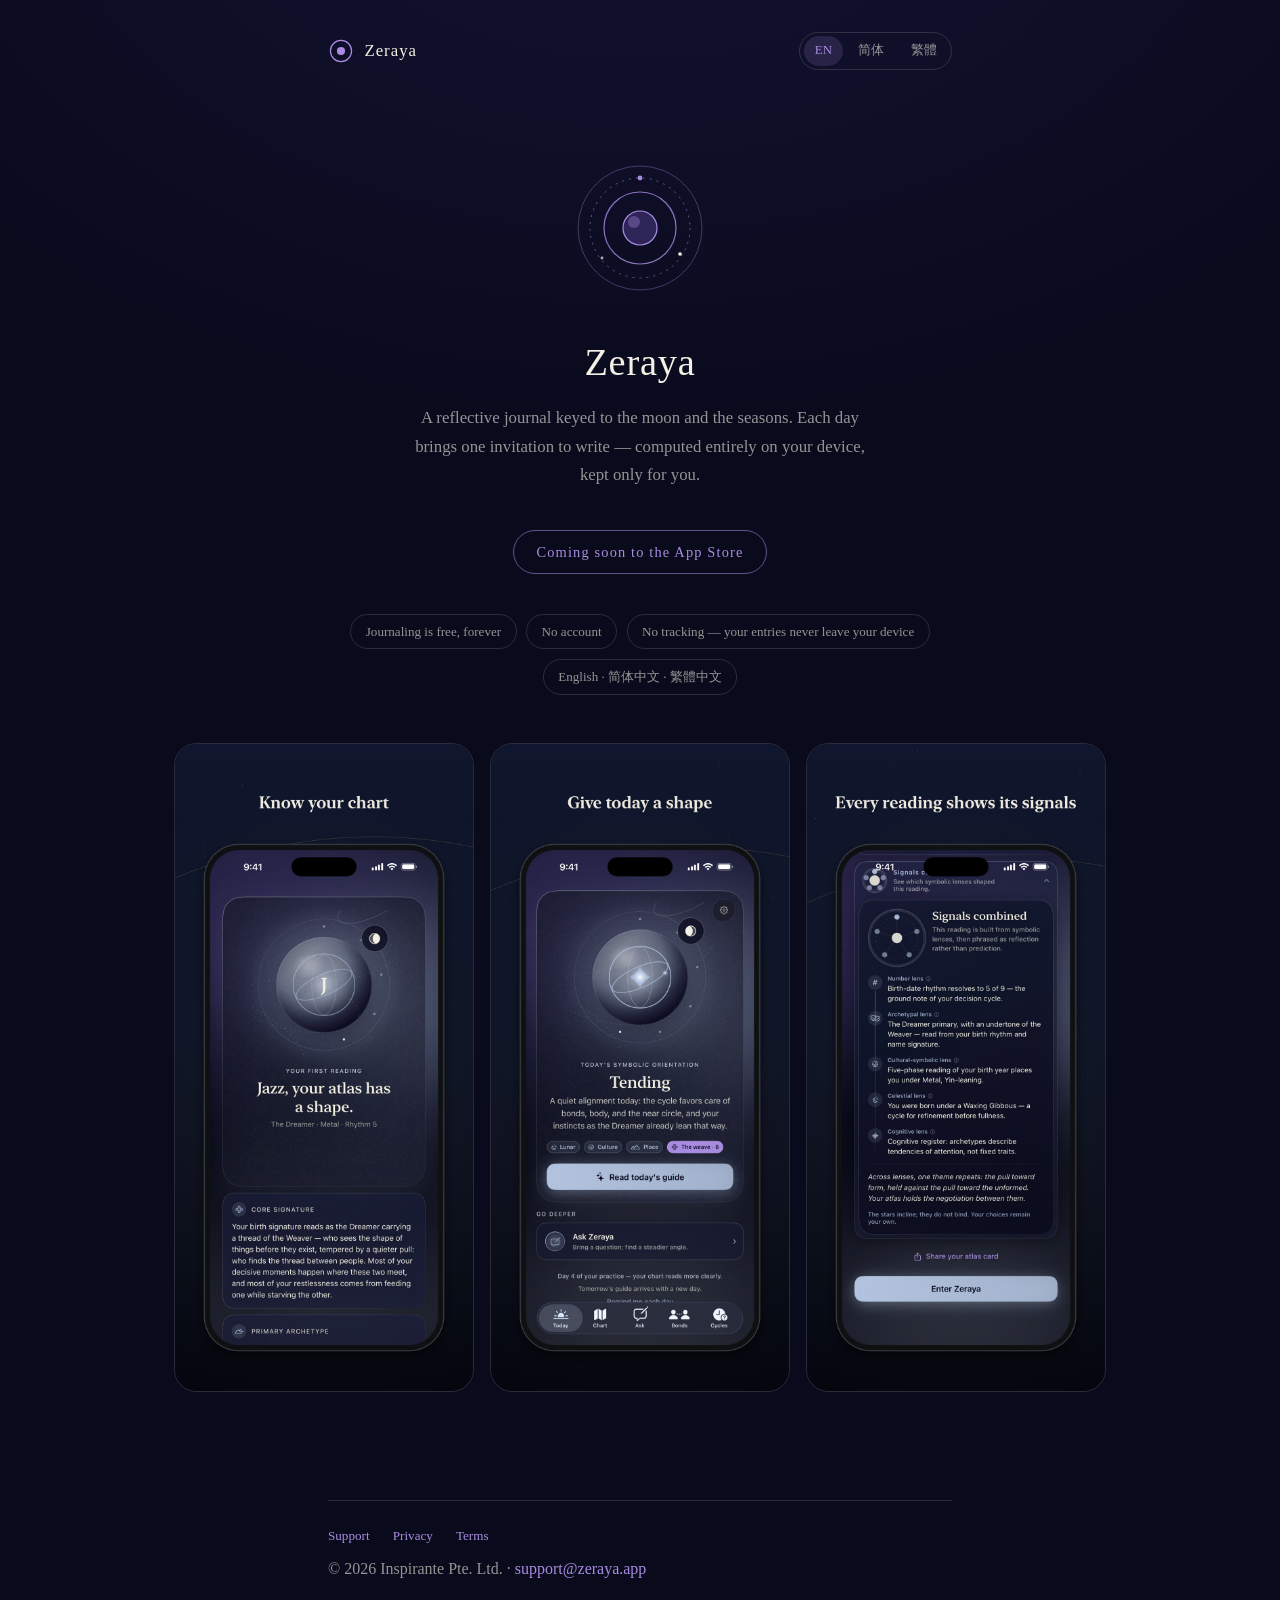
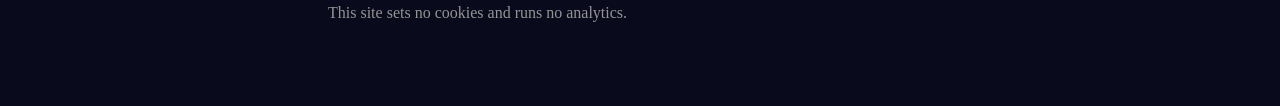
<file: index.html>
<!DOCTYPE html>
<html lang="en">
<head>
<meta charset="utf-8">
<meta name="viewport" content="width=device-width, initial-scale=1">
<title>Zeraya — Reflective Journal</title>
<meta name="description" content="Zeraya is a reflective journal keyed to the moon and the seasons. Everything is computed — and kept — entirely on your device. No account, no tracking.">
<link rel="stylesheet" href="/assets/site.css">
<link rel="icon" href="data:image/svg+xml,%3Csvg xmlns='http://www.w3.org/2000/svg' viewBox='0 0 32 32'%3E%3Ccircle cx='16' cy='16' r='13' fill='none' stroke='%23A98CE0' stroke-width='1.5'/%3E%3Ccircle cx='16' cy='16' r='5' fill='%23A98CE0'/%3E%3C/svg%3E">
<script src="/assets/lang.js" defer></script>
</head>
<body>
<div class="wrap">

<header class="site">
  <a class="brand" href="/">
    <svg width="26" height="26" viewBox="0 0 32 32" aria-hidden="true">
      <circle cx="16" cy="16" r="13" fill="none" stroke="#A98CE0" stroke-width="1.5"/>
      <circle cx="16" cy="16" r="5" fill="#A98CE0"/>
    </svg>
    <span data-lang="en">Zeraya</span>
    <span data-lang="zh-Hans" hidden>Zeraya</span>
    <span data-lang="zh-Hant" hidden>Zeraya</span>
  </a>
  <nav class="lang-switch" aria-label="Language">
    <button type="button" data-set-lang="en" class="active">EN</button>
    <button type="button" data-set-lang="zh-Hans">简体</button>
    <button type="button" data-set-lang="zh-Hant">繁體</button>
  </nav>
</header>

<main class="hero">
  <svg class="mark" viewBox="0 0 140 140" aria-hidden="true">
    <circle cx="70" cy="70" r="62" fill="none" stroke="#A98CE0" stroke-opacity="0.35" stroke-width="1"/>
    <circle cx="70" cy="70" r="50" fill="none" stroke="#A98CE0" stroke-opacity="0.55" stroke-width="1" stroke-dasharray="2 5"/>
    <circle cx="70" cy="70" r="36" fill="none" stroke="#A98CE0" stroke-opacity="0.8" stroke-width="1.2"/>
    <circle cx="70" cy="70" r="17" fill="#4F3E8A" fill-opacity="0.5" stroke="#A98CE0" stroke-width="1.2"/>
    <circle cx="64" cy="64" r="6" fill="#A98CE0" fill-opacity="0.35"/>
    <circle cx="70" cy="20" r="2.4" fill="#A98CE0"/>
    <circle cx="110" cy="96" r="1.8" fill="#F3F0E5"/>
    <circle cx="32" cy="100" r="1.4" fill="#F3F0E5" fill-opacity="0.7"/>
  </svg>

  <div data-lang="en">
    <h1>Zeraya</h1>
    <p class="tagline">A reflective journal keyed to the moon and the seasons. Each day brings one invitation to write — computed entirely on your device, kept only for you.</p>
    <span class="coming">Coming soon to the App&nbsp;Store</span>
    <ul class="pillars">
      <li>Journaling is free, forever</li>
      <li>No account</li>
      <li>No tracking — your entries never leave your device</li>
      <li>English · 简体中文 · 繁體中文</li>
    </ul>
    <ul class="screens">
      <li><img src="/assets/screens/en-core-pattern.jpg" alt="Know your chart" width="880" height="1912" loading="lazy"></li>
      <li><img src="/assets/screens/en-today.jpg" alt="Give today a shape" width="880" height="1912" loading="lazy"></li>
      <li><img src="/assets/screens/en-signals-combined.jpg" alt="Every reading shows its signals" width="880" height="1912" loading="lazy"></li>
    </ul>
  </div>

  <div data-lang="zh-Hans" hidden>
    <h1>Zeraya</h1>
    <p class="tagline">一本与月亮和季节同步的反思手记。每天带来一个书写的邀约——全部在你的设备上计算，只属于你。</p>
    <span class="coming">即将登陆 App&nbsp;Store</span>
    <ul class="pillars">
      <li>书写免费，永久如此</li>
      <li>无需账户</li>
      <li>没有追踪——你的记录从不离开设备</li>
      <li>English · 简体中文 · 繁體中文</li>
    </ul>
    <ul class="screens">
      <li><img src="/assets/screens/zh-Hans-core-pattern.jpg" alt="看见你的星图" width="880" height="1912" loading="lazy"></li>
      <li><img src="/assets/screens/zh-Hans-today.jpg" alt="给今天一个清楚形状" width="880" height="1912" loading="lazy"></li>
      <li><img src="/assets/screens/zh-Hans-signals-combined.jpg" alt="每则解读都说明信号" width="880" height="1912" loading="lazy"></li>
    </ul>
  </div>

  <div data-lang="zh-Hant" hidden>
    <h1>Zeraya</h1>
    <p class="tagline">一本與月亮和季節同步的反思手記。每天帶來一個書寫的邀約——全部在你的裝置上計算，只屬於你。</p>
    <span class="coming">即將登陸 App&nbsp;Store</span>
    <ul class="pillars">
      <li>書寫免費，永久如此</li>
      <li>無需帳號</li>
      <li>沒有追蹤——你的記錄從不離開裝置</li>
      <li>English · 简体中文 · 繁體中文</li>
    </ul>
    <ul class="screens">
      <li><img src="/assets/screens/zh-Hant-core-pattern.jpg" alt="看見你的星圖" width="880" height="1912" loading="lazy"></li>
      <li><img src="/assets/screens/zh-Hant-today.jpg" alt="給今天一個清晰的形狀" width="880" height="1912" loading="lazy"></li>
      <li><img src="/assets/screens/zh-Hant-signals-combined.jpg" alt="每則解讀都說明信號" width="880" height="1912" loading="lazy"></li>
    </ul>
  </div>
</main>

<footer class="site">
  <nav>
    <a href="/support/"><span data-lang="en">Support</span><span data-lang="zh-Hans" hidden>支持</span><span data-lang="zh-Hant" hidden>支援</span></a>
    <a href="/privacy/"><span data-lang="en">Privacy</span><span data-lang="zh-Hans" hidden>隐私政策</span><span data-lang="zh-Hant" hidden>隱私政策</span></a>
    <a href="/terms/"><span data-lang="en">Terms</span><span data-lang="zh-Hans" hidden>使用条款</span><span data-lang="zh-Hant" hidden>使用條款</span></a>
  </nav>
  <p>© 2026 Inspirante Pte. Ltd. · <a href="mailto:support@zeraya.app">support@zeraya.app</a></p>
  <p data-lang="en">This site sets no cookies and runs no analytics.</p>
  <p data-lang="zh-Hans" hidden>本网站不使用 Cookie，也不进行任何分析统计。</p>
  <p data-lang="zh-Hant" hidden>本網站不使用 Cookie，也不進行任何分析統計。</p>
</footer>

</div>
</body>
</html>
</file>
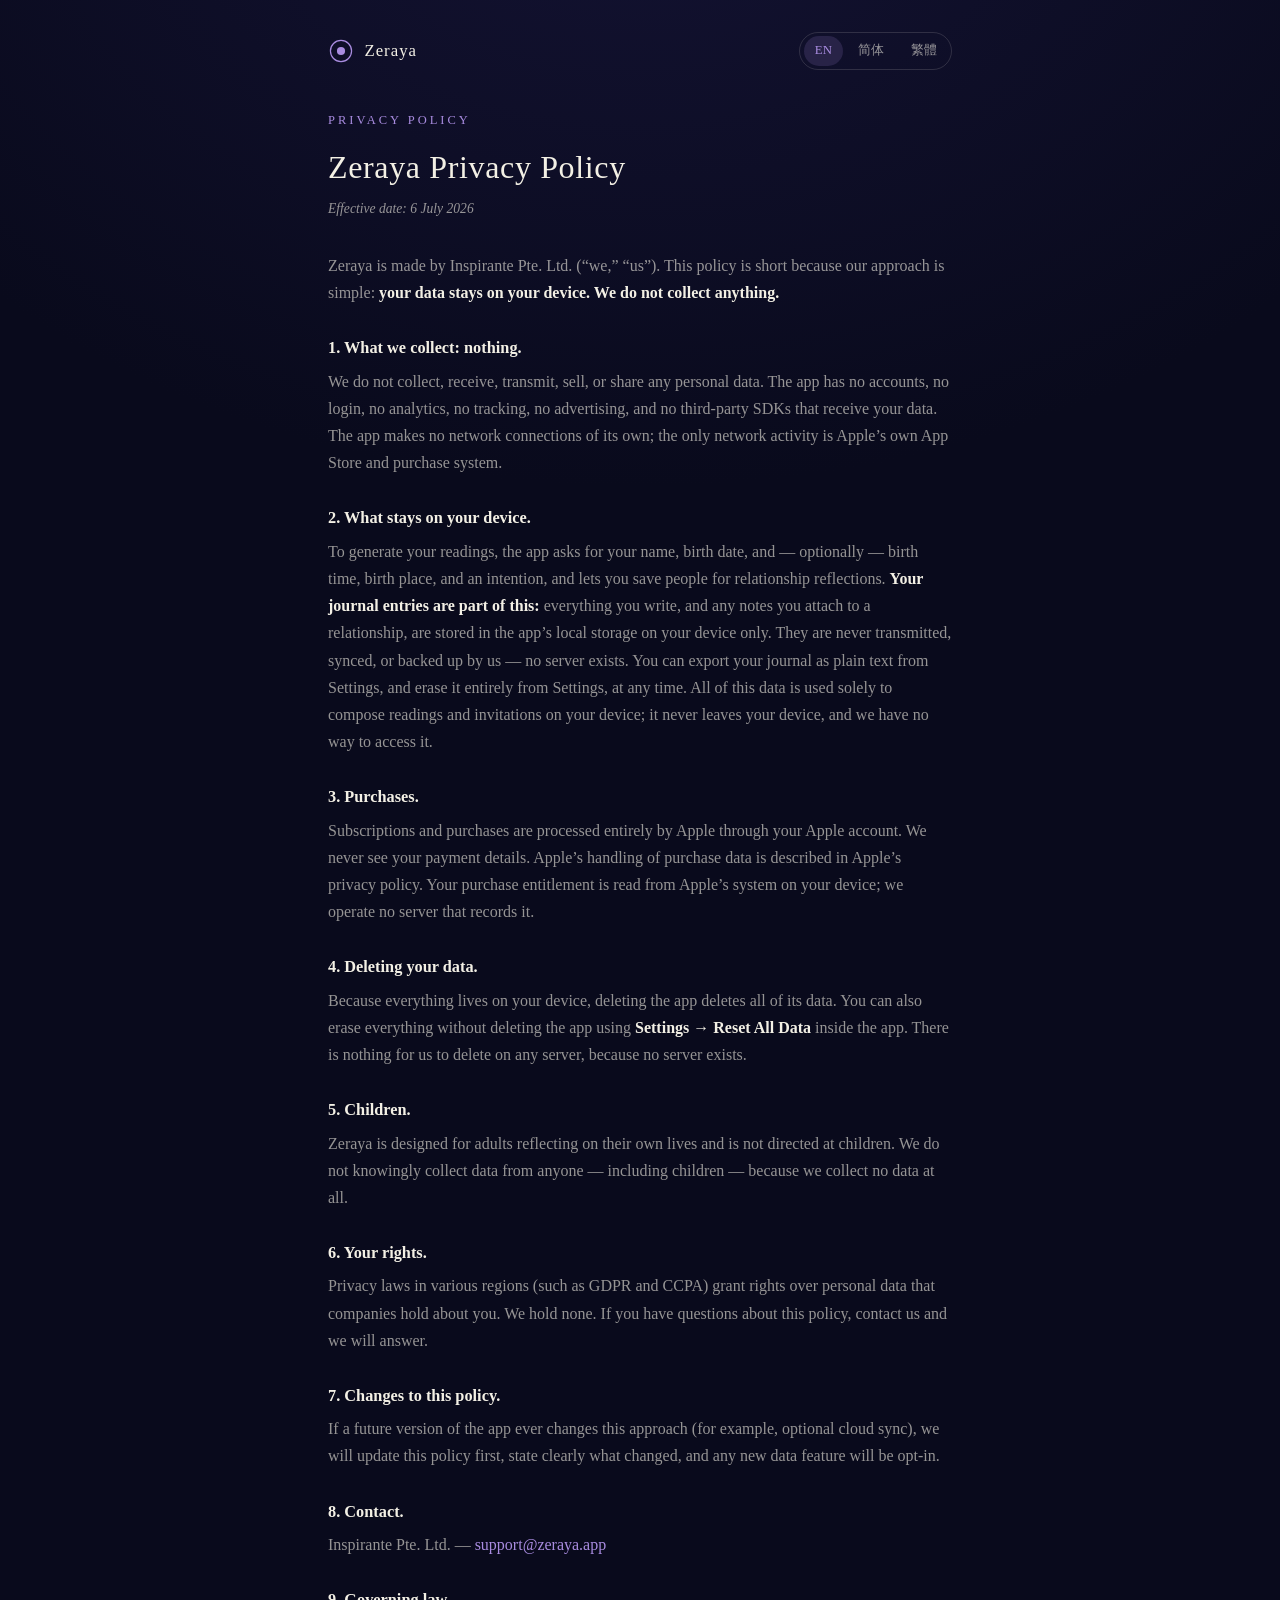
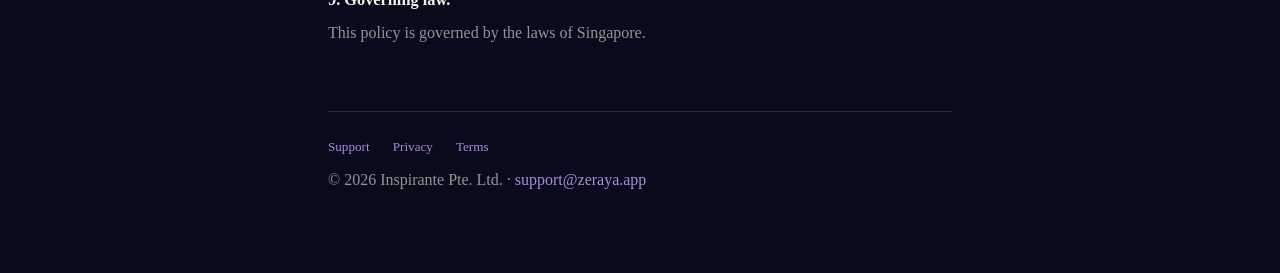
<file: privacy/index.html>
<!DOCTYPE html>
<html lang="en">
<head>
<meta charset="utf-8">
<meta name="viewport" content="width=device-width, initial-scale=1">
<title>Privacy Policy — Zeraya</title>
<meta name="description" content="Zeraya privacy policy: your data stays on your device. We do not collect anything.">
<link rel="stylesheet" href="/assets/site.css">
<link rel="icon" href="data:image/svg+xml,%3Csvg xmlns='http://www.w3.org/2000/svg' viewBox='0 0 32 32'%3E%3Ccircle cx='16' cy='16' r='13' fill='none' stroke='%23A98CE0' stroke-width='1.5'/%3E%3Ccircle cx='16' cy='16' r='5' fill='%23A98CE0'/%3E%3C/svg%3E">
<script src="/assets/lang.js" defer></script>
</head>
<body>
<div class="wrap">

<header class="site">
  <a class="brand" href="/">
    <svg width="26" height="26" viewBox="0 0 32 32" aria-hidden="true">
      <circle cx="16" cy="16" r="13" fill="none" stroke="#A98CE0" stroke-width="1.5"/>
      <circle cx="16" cy="16" r="5" fill="#A98CE0"/>
    </svg>
    <span data-lang="en">Zeraya</span>
    <span data-lang="zh-Hans" hidden>Zeraya</span>
    <span data-lang="zh-Hant" hidden>Zeraya</span>
  </a>
  <nav class="lang-switch" aria-label="Language">
    <button type="button" data-set-lang="en" class="active">EN</button>
    <button type="button" data-set-lang="zh-Hans">简体</button>
    <button type="button" data-set-lang="zh-Hant">繁體</button>
  </nav>
</header>

<main>

<article data-lang="en">
  <p class="kicker">Privacy Policy</p>
  <h1>Zeraya Privacy Policy</h1>
  <p class="effective">Effective date: 6 July 2026</p>

  <p>Zeraya is made by Inspirante Pte. Ltd. (&ldquo;we,&rdquo; &ldquo;us&rdquo;). This policy is short because our approach is simple: <strong>your data stays on your device. We do not collect anything.</strong></p>

  <h3>1. What we collect: nothing.</h3>
  <p>We do not collect, receive, transmit, sell, or share any personal data. The app has no accounts, no login, no analytics, no tracking, no advertising, and no third-party SDKs that receive your data. The app makes no network connections of its own; the only network activity is Apple&rsquo;s own App Store and purchase system.</p>

  <h3>2. What stays on your device.</h3>
  <p>To generate your readings, the app asks for your name, birth date, and — optionally — birth time, birth place, and an intention, and lets you save people for relationship reflections. <strong>Your journal entries are part of this:</strong> everything you write, and any notes you attach to a relationship, are stored in the app&rsquo;s local storage on your device only. They are never transmitted, synced, or backed up by us — no server exists. You can export your journal as plain text from Settings, and erase it entirely from Settings, at any time. All of this data is used solely to compose readings and invitations on your device; it never leaves your device, and we have no way to access it.</p>

  <h3>3. Purchases.</h3>
  <p>Subscriptions and purchases are processed entirely by Apple through your Apple account. We never see your payment details. Apple&rsquo;s handling of purchase data is described in Apple&rsquo;s privacy policy. Your purchase entitlement is read from Apple&rsquo;s system on your device; we operate no server that records it.</p>

  <h3>4. Deleting your data.</h3>
  <p>Because everything lives on your device, deleting the app deletes all of its data. You can also erase everything without deleting the app using <strong>Settings → Reset All Data</strong> inside the app. There is nothing for us to delete on any server, because no server exists.</p>

  <h3>5. Children.</h3>
  <p>Zeraya is designed for adults reflecting on their own lives and is not directed at children. We do not knowingly collect data from anyone — including children — because we collect no data at all.</p>

  <h3>6. Your rights.</h3>
  <p>Privacy laws in various regions (such as GDPR and CCPA) grant rights over personal data that companies hold about you. We hold none. If you have questions about this policy, contact us and we will answer.</p>

  <h3>7. Changes to this policy.</h3>
  <p>If a future version of the app ever changes this approach (for example, optional cloud sync), we will update this policy first, state clearly what changed, and any new data feature will be opt-in.</p>

  <h3>8. Contact.</h3>
  <p>Inspirante Pte. Ltd. — <a href="mailto:support@zeraya.app">support@zeraya.app</a></p>

  <h3>9. Governing law.</h3>
  <p>This policy is governed by the laws of Singapore.</p>
</article>

<article data-lang="zh-Hans" hidden>
  <p class="kicker">隐私政策</p>
  <h1>Zeraya隐私政策</h1>
  <p class="effective">生效日期：2026年7月6日</p>

  <p>Zeraya 由 Inspirante Pte. Ltd.（下称&ldquo;我们&rdquo;）开发。本政策之所以简短，是因为我们的原则很简单：<strong>你的数据只属于你的设备。我们不收集任何信息。</strong></p>

  <h3>1. 我们收集什么：什么都不收集。</h3>
  <p>我们不收集、不接收、不传输、不出售、也不共享任何个人数据。应用没有账户、没有登录、没有分析统计、没有追踪、没有广告，也没有任何会接收你数据的第三方组件。应用自身不进行任何网络连接；唯一的网络活动来自 Apple 的 App Store 与购买系统。</p>

  <h3>2. 哪些内容保存在你的设备上。</h3>
  <p>为了生成你的解读，应用会请你填写姓名、出生日期，以及可选的出生时间、出生地点和一个意向，并允许你保存用于关系映照的人物信息。<strong>你的手记记录也在其中：</strong>你写下的每一则记录，以及你为某段关系附加的笔记，都只保存在你设备上的应用本地存储中。它们永远不会被传输、同步，也不会由我们备份——服务器并不存在。你可以随时在设置中把手记导出为纯文本，也可以随时整体删除。这些数据仅用于在你的设备上生成解读与邀约；它们不会离开你的设备，我们也没有任何途径访问它们。</p>

  <h3>3. 购买。</h3>
  <p>订阅与购买完全由 Apple 通过你的 Apple 账户处理。我们不会看到你的付款信息。Apple 对购买数据的处理方式见 Apple 的隐私政策。你的订阅权益由你设备上的 Apple 系统读取；我们没有任何服务器记录它。</p>

  <h3>4. 删除你的数据。</h3>
  <p>因为一切都保存在你的设备上，删除应用即删除其全部数据。你也可以在应用内通过 <strong>设置 → 重置全部数据</strong> 清除所有内容而无需删除应用。我们的服务器上没有任何可删除的内容——因为服务器并不存在。</p>

  <h3>5. 儿童。</h3>
  <p>Zeraya面向反思自身生活的成年人，并非为儿童设计。我们不会在知情的情况下收集任何人的数据——包括儿童——因为我们根本不收集数据。</p>

  <h3>6. 你的权利。</h3>
  <p>各地区的隐私法律（如 GDPR、CCPA）赋予你对企业所持个人数据的权利。我们不持有任何此类数据。如你对本政策有疑问，欢迎联系我们。</p>

  <h3>7. 政策变更。</h3>
  <p>如果未来版本改变这一做法（例如可选的云端同步），我们会先更新本政策，清楚说明变化内容，并且任何新的数据功能都将由你主动选择开启。</p>

  <h3>8. 联系方式。</h3>
  <p>Inspirante Pte. Ltd. — <a href="mailto:support@zeraya.app">support@zeraya.app</a></p>

  <h3>9. 适用法律。</h3>
  <p>本政策受新加坡法律管辖。</p>
</article>

<article data-lang="zh-Hant" hidden>
  <p class="kicker">隱私政策</p>
  <h1>Zeraya隱私政策</h1>
  <p class="effective">生效日期：2026年7月6日</p>

  <p>Zeraya由 Inspirante Pte. Ltd.（下稱「我們」）開發。本政策之所以簡短，是因為我們的原則很簡單：<strong>你的資料只屬於你的裝置。我們不收集任何資訊。</strong></p>

  <h3>1. 我們收集什麼：什麼都不收集。</h3>
  <p>我們不收集、不接收、不傳輸、不出售、也不分享任何個人資料。應用程式沒有帳號、沒有登入、沒有分析統計、沒有追蹤、沒有廣告，也沒有任何會接收你資料的第三方元件。應用程式本身不進行任何網路連線；唯一的網路活動來自 Apple 的 App Store 與購買系統。</p>

  <h3>2. 哪些內容保存在你的裝置上。</h3>
  <p>為了生成你的解讀，應用程式會請你填寫姓名、出生日期，以及可選的出生時間、出生地點和一個意向，並允許你儲存用於關係映照的人物資訊。所有這些內容僅保存在你裝置上的應用程式本機儲存中，僅用於在你的裝置上生成解讀。它們不會離開你的裝置，我們也沒有任何途徑存取它們。</p>

  <h3>3. 購買。</h3>
  <p>訂閱與購買完全由 Apple 透過你的 Apple 帳號處理。我們不會看到你的付款資訊。Apple 對購買資料的處理方式見 Apple 的隱私政策。你的訂閱權益由你裝置上的 Apple 系統讀取；我們沒有任何伺服器記錄它。</p>

  <h3>4. 刪除你的資料。</h3>
  <p>因為一切都保存在你的裝置上，刪除應用程式即刪除其全部資料。你也可以在應用程式內透過 <strong>設定 → 重置全部資料</strong> 清除所有內容而無需刪除應用程式。我們的伺服器上沒有任何可刪除的內容——因為伺服器並不存在。</p>

  <h3>5. 兒童。</h3>
  <p>Zeraya面向反思自身生活的成年人，並非為兒童設計。我們不會在知情的情況下收集任何人的資料——包括兒童——因為我們根本不收集資料。</p>

  <h3>6. 你的權利。</h3>
  <p>各地區的隱私法律（如 GDPR、CCPA）賦予你對企業所持個人資料的權利。我們不持有任何此類資料。如你對本政策有疑問，歡迎聯絡我們。</p>

  <h3>7. 政策變更。</h3>
  <p>如果未來版本改變這一做法（例如可選的雲端同步），我們會先更新本政策，清楚說明變更內容，並且任何新的資料功能都將由你主動選擇開啟。</p>

  <h3>8. 聯絡方式。</h3>
  <p>Inspirante Pte. Ltd. — <a href="mailto:support@zeraya.app">support@zeraya.app</a></p>

  <h3>9. 準據法。</h3>
  <p>本政策受新加坡法律管轄。</p>
</article>

</main>

<footer class="site">
  <nav>
    <a href="/support/"><span data-lang="en">Support</span><span data-lang="zh-Hans" hidden>支持</span><span data-lang="zh-Hant" hidden>支援</span></a>
    <a href="/privacy/"><span data-lang="en">Privacy</span><span data-lang="zh-Hans" hidden>隐私政策</span><span data-lang="zh-Hant" hidden>隱私政策</span></a>
    <a href="/terms/"><span data-lang="en">Terms</span><span data-lang="zh-Hans" hidden>使用条款</span><span data-lang="zh-Hant" hidden>使用條款</span></a>
  </nav>
  <p>© 2026 Inspirante Pte. Ltd. · <a href="mailto:support@zeraya.app">support@zeraya.app</a></p>
</footer>

</div>
</body>
</html>
</file>
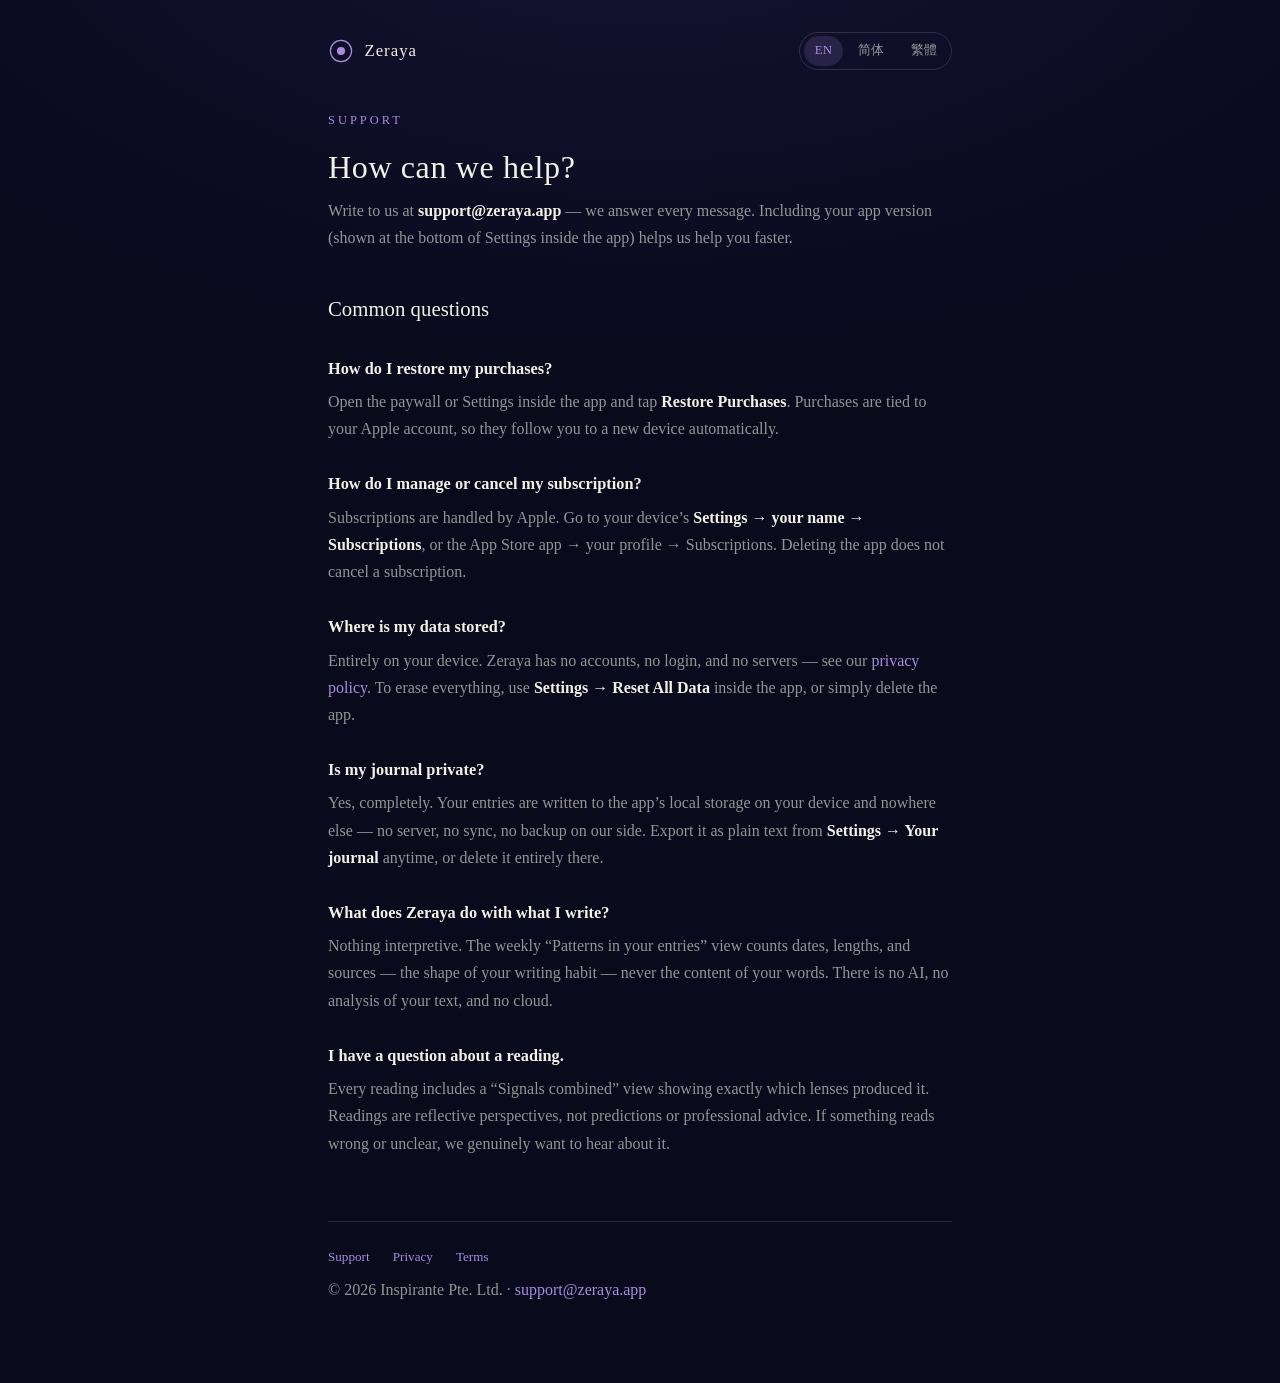
<file: support/index.html>
<!DOCTYPE html>
<html lang="en">
<head>
<meta charset="utf-8">
<meta name="viewport" content="width=device-width, initial-scale=1">
<title>Support — Zeraya</title>
<meta name="description" content="Get help with Zeraya: purchases, subscriptions, data, and questions. Contact support@zeraya.app.">
<link rel="stylesheet" href="/assets/site.css">
<link rel="icon" href="data:image/svg+xml,%3Csvg xmlns='http://www.w3.org/2000/svg' viewBox='0 0 32 32'%3E%3Ccircle cx='16' cy='16' r='13' fill='none' stroke='%23A98CE0' stroke-width='1.5'/%3E%3Ccircle cx='16' cy='16' r='5' fill='%23A98CE0'/%3E%3C/svg%3E">
<script src="/assets/lang.js" defer></script>
</head>
<body>
<div class="wrap">

<header class="site">
  <a class="brand" href="/">
    <svg width="26" height="26" viewBox="0 0 32 32" aria-hidden="true">
      <circle cx="16" cy="16" r="13" fill="none" stroke="#A98CE0" stroke-width="1.5"/>
      <circle cx="16" cy="16" r="5" fill="#A98CE0"/>
    </svg>
    <span data-lang="en">Zeraya</span>
    <span data-lang="zh-Hans" hidden>Zeraya</span>
    <span data-lang="zh-Hant" hidden>Zeraya</span>
  </a>
  <nav class="lang-switch" aria-label="Language">
    <button type="button" data-set-lang="en" class="active">EN</button>
    <button type="button" data-set-lang="zh-Hans">简体</button>
    <button type="button" data-set-lang="zh-Hant">繁體</button>
  </nav>
</header>

<main>

<article data-lang="en">
  <p class="kicker">Support</p>
  <h1>How can we help?</h1>
  <p>Write to us at <a href="mailto:support@zeraya.app"><strong>support@zeraya.app</strong></a> — we answer every message. Including your app version (shown at the bottom of Settings inside the app) helps us help you faster.</p>

  <h2>Common questions</h2>

  <h3>How do I restore my purchases?</h3>
  <p>Open the paywall or Settings inside the app and tap <strong>Restore Purchases</strong>. Purchases are tied to your Apple account, so they follow you to a new device automatically.</p>

  <h3>How do I manage or cancel my subscription?</h3>
  <p>Subscriptions are handled by Apple. Go to your device&rsquo;s <strong>Settings → your name → Subscriptions</strong>, or the App Store app → your profile → Subscriptions. Deleting the app does not cancel a subscription.</p>

  <h3>Where is my data stored?</h3>
  <p>Entirely on your device. Zeraya has no accounts, no login, and no servers — see our <a href="/privacy/">privacy policy</a>. To erase everything, use <strong>Settings → Reset All Data</strong> inside the app, or simply delete the app.</p>

  <h3>Is my journal private?</h3>
  <p>Yes, completely. Your entries are written to the app&rsquo;s local storage on your device and nowhere else — no server, no sync, no backup on our side. Export it as plain text from <strong>Settings → Your journal</strong> anytime, or delete it entirely there.</p>

  <h3>What does Zeraya do with what I write?</h3>
  <p>Nothing interpretive. The weekly &ldquo;Patterns in your entries&rdquo; view counts dates, lengths, and sources — the shape of your writing habit — never the content of your words. There is no AI, no analysis of your text, and no cloud.</p>

  <h3>I have a question about a reading.</h3>
  <p>Every reading includes a &ldquo;Signals combined&rdquo; view showing exactly which lenses produced it. Readings are reflective perspectives, not predictions or professional advice. If something reads wrong or unclear, we genuinely want to hear about it.</p>
</article>

<article data-lang="zh-Hans" hidden>
  <p class="kicker">支持</p>
  <h1>需要帮助吗？</h1>
  <p>欢迎写信至 <a href="mailto:support@zeraya.app"><strong>support@zeraya.app</strong></a>——每一封来信我们都会回复。来信时附上应用版本号（见应用内&ldquo;设置&rdquo;页底部）能帮助我们更快地帮到你。</p>

  <h2>常见问题</h2>

  <h3>如何恢复购买？</h3>
  <p>在应用内打开购买页或&ldquo;设置&rdquo;，点按<strong>恢复购买</strong>。购买与你的 Apple 账户绑定，换新设备后会自动跟随。</p>

  <h3>如何管理或取消订阅？</h3>
  <p>订阅由 Apple 管理。前往设备的 <strong>设置 → 你的姓名 → 订阅</strong>，或 App Store 应用 → 个人资料 → 订阅。删除应用不会取消订阅。</p>

  <h3>我的数据保存在哪里？</h3>
  <p>全部保存在你的设备上。Zeraya没有账户、没有登录、也没有服务器——详见<a href="/privacy/">隐私政策</a>。如需清除全部内容，可在应用内使用<strong>设置 → 重置全部数据</strong>，或直接删除应用。</p>

  <h3>我对某条解读有疑问。</h3>
  <p>每条解读都附有&ldquo;信号如何合成&rdquo;视图，清楚展示它由哪些视角计算得出。解读是反思性的视角，不是预测，也不构成专业建议。如果某段文字读起来不妥或不清楚，我们真诚希望听到你的反馈。</p>
</article>

<article data-lang="zh-Hant" hidden>
  <p class="kicker">支援</p>
  <h1>需要協助嗎？</h1>
  <p>歡迎寫信至 <a href="mailto:support@zeraya.app"><strong>support@zeraya.app</strong></a>——每一封來信我們都會回覆。來信時附上應用程式版本號（見應用程式內「設定」頁底部）能幫助我們更快地幫到你。</p>

  <h2>常見問題</h2>

  <h3>如何恢復購買？</h3>
  <p>在應用程式內打開購買頁或「設定」，點按<strong>恢復購買</strong>。購買與你的 Apple 帳號綁定，換新裝置後會自動跟隨。</p>

  <h3>如何管理或取消訂閱？</h3>
  <p>訂閱由 Apple 管理。前往裝置的 <strong>設定 → 你的姓名 → 訂閱</strong>，或 App Store 應用程式 → 個人資料 → 訂閱。刪除應用程式不會取消訂閱。</p>

  <h3>我的資料保存在哪裡？</h3>
  <p>全部保存在你的裝置上。Zeraya沒有帳號、沒有登入、也沒有伺服器——詳見<a href="/privacy/">隱私政策</a>。如需清除全部內容，可在應用程式內使用<strong>設定 → 重置全部資料</strong>，或直接刪除應用程式。</p>

  <h3>我的手記是私密的嗎？</h3>
  <p>完全私密。你的記錄只寫入裝置上的應用程式本地儲存，再無別處——沒有伺服器、沒有同步、也沒有我們這邊的備份。你可以隨時在<strong>設定 → 你的手記</strong>中把記錄匯出為純文字，或在那裡整體刪除。</p>

  <h3>Zeraya 會如何處理我寫的內容？</h3>
  <p>不做任何解讀。每週的「記錄中的節律」只統計日期、長度與來源——即你書寫習慣的形狀——從不分析你文字的內容。沒有 AI，沒有文本分析，也沒有雲端。</p>

  <h3>我對某條解讀有疑問。</h3>
  <p>每條解讀都附有「信號如何合成」視圖，清楚展示它由哪些視角計算得出。解讀是反思性的視角，不是預測，也不構成專業建議。如果某段文字讀起來不妥或不清楚，我們真誠希望聽到你的回饋。</p>
</article>

</main>

<footer class="site">
  <nav>
    <a href="/support/"><span data-lang="en">Support</span><span data-lang="zh-Hans" hidden>支持</span><span data-lang="zh-Hant" hidden>支援</span></a>
    <a href="/privacy/"><span data-lang="en">Privacy</span><span data-lang="zh-Hans" hidden>隐私政策</span><span data-lang="zh-Hant" hidden>隱私政策</span></a>
    <a href="/terms/"><span data-lang="en">Terms</span><span data-lang="zh-Hans" hidden>使用条款</span><span data-lang="zh-Hant" hidden>使用條款</span></a>
  </nav>
  <p>© 2026 Inspirante Pte. Ltd. · <a href="mailto:support@zeraya.app">support@zeraya.app</a></p>
</footer>

</div>
</body>
</html>
</file>
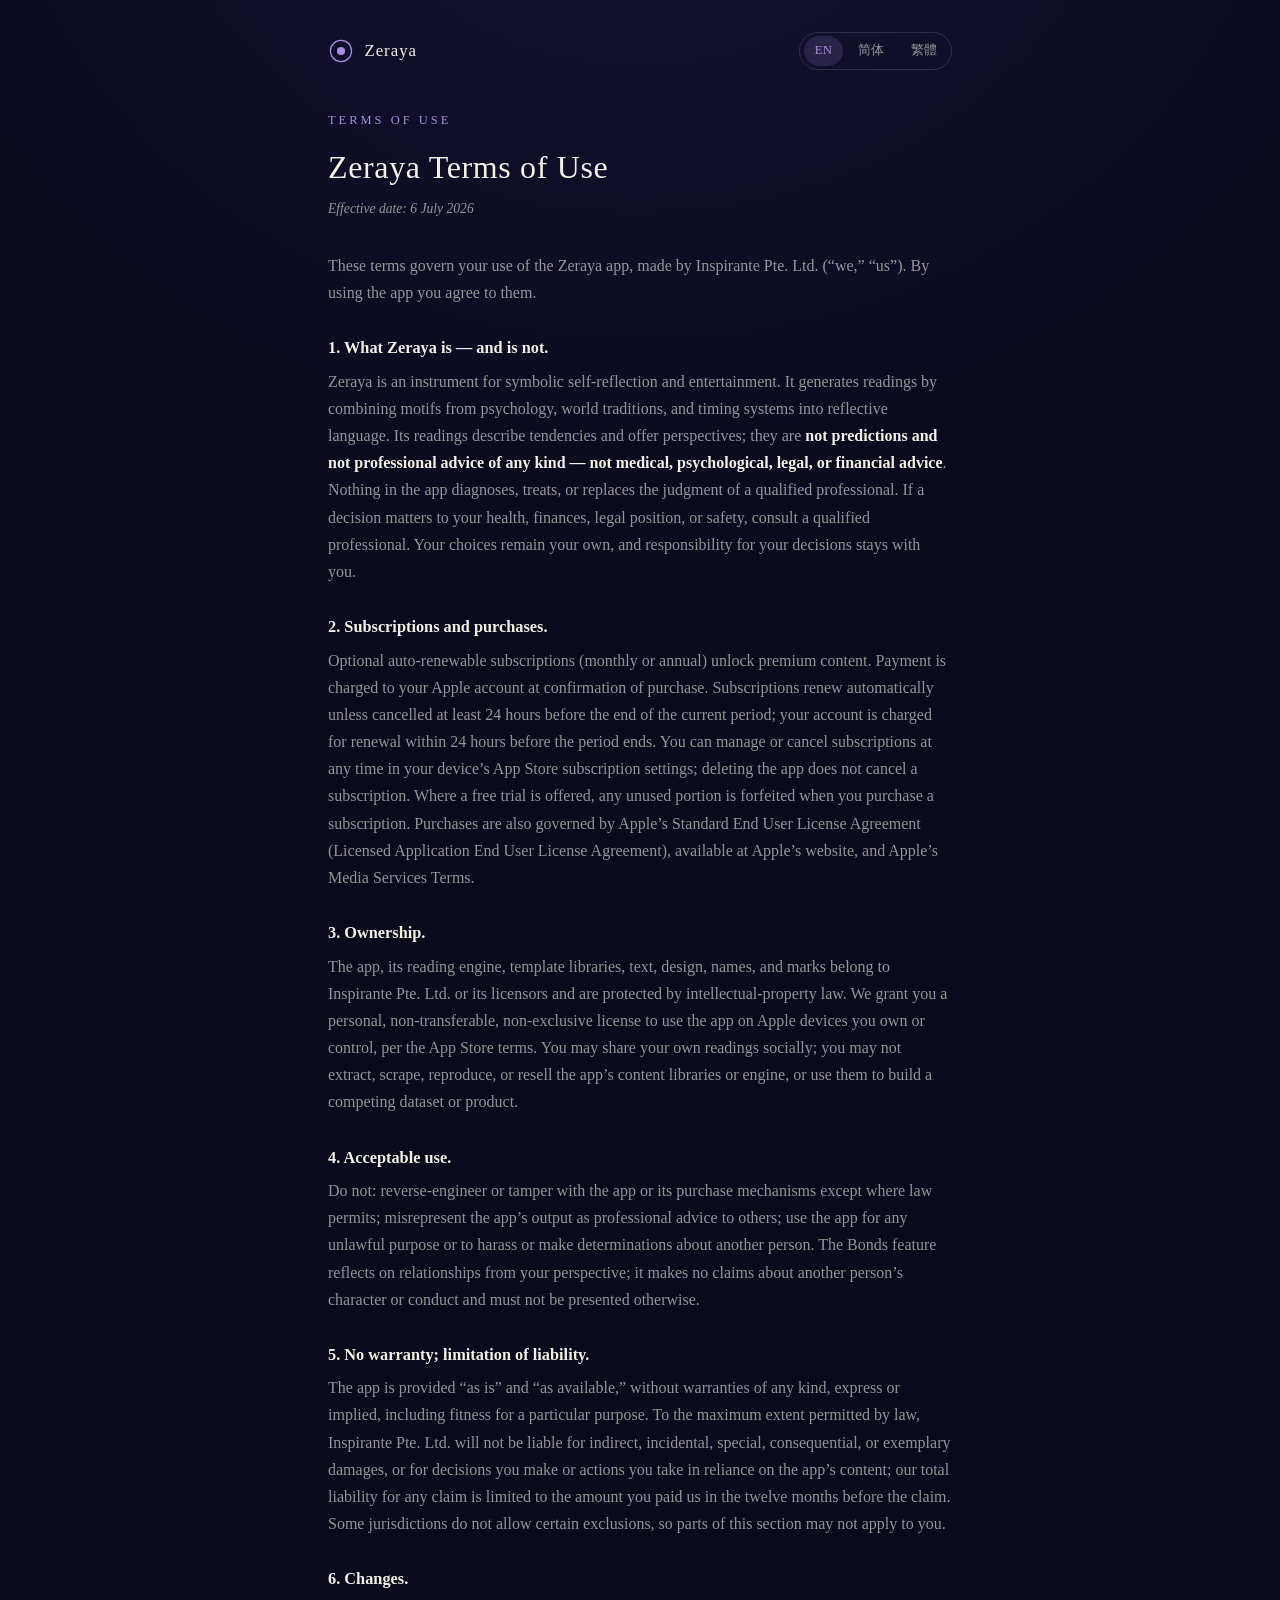
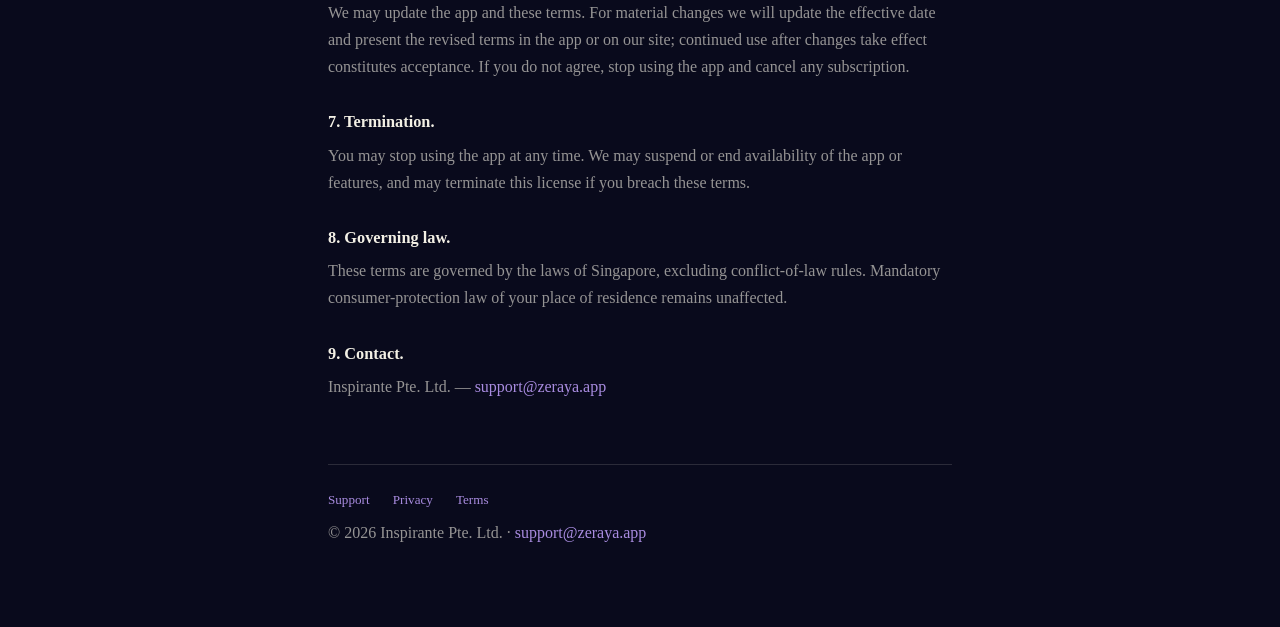
<file: terms/index.html>
<!DOCTYPE html>
<html lang="en">
<head>
<meta charset="utf-8">
<meta name="viewport" content="width=device-width, initial-scale=1">
<title>Terms of Use — Zeraya</title>
<meta name="description" content="Zeraya terms of use: an instrument for symbolic self-reflection and entertainment — not predictions, not professional advice.">
<link rel="stylesheet" href="/assets/site.css">
<link rel="icon" href="data:image/svg+xml,%3Csvg xmlns='http://www.w3.org/2000/svg' viewBox='0 0 32 32'%3E%3Ccircle cx='16' cy='16' r='13' fill='none' stroke='%23A98CE0' stroke-width='1.5'/%3E%3Ccircle cx='16' cy='16' r='5' fill='%23A98CE0'/%3E%3C/svg%3E">
<script src="/assets/lang.js" defer></script>
</head>
<body>
<div class="wrap">

<header class="site">
  <a class="brand" href="/">
    <svg width="26" height="26" viewBox="0 0 32 32" aria-hidden="true">
      <circle cx="16" cy="16" r="13" fill="none" stroke="#A98CE0" stroke-width="1.5"/>
      <circle cx="16" cy="16" r="5" fill="#A98CE0"/>
    </svg>
    <span data-lang="en">Zeraya</span>
    <span data-lang="zh-Hans" hidden>Zeraya</span>
    <span data-lang="zh-Hant" hidden>Zeraya</span>
  </a>
  <nav class="lang-switch" aria-label="Language">
    <button type="button" data-set-lang="en" class="active">EN</button>
    <button type="button" data-set-lang="zh-Hans">简体</button>
    <button type="button" data-set-lang="zh-Hant">繁體</button>
  </nav>
</header>

<main>

<article data-lang="en">
  <p class="kicker">Terms of Use</p>
  <h1>Zeraya Terms of Use</h1>
  <p class="effective">Effective date: 6 July 2026</p>

  <p>These terms govern your use of the Zeraya app, made by Inspirante Pte. Ltd. (&ldquo;we,&rdquo; &ldquo;us&rdquo;). By using the app you agree to them.</p>

  <h3>1. What Zeraya is — and is not.</h3>
  <p>Zeraya is an instrument for symbolic self-reflection and entertainment. It generates readings by combining motifs from psychology, world traditions, and timing systems into reflective language. Its readings describe tendencies and offer perspectives; they are <strong>not predictions and not professional advice of any kind — not medical, psychological, legal, or financial advice</strong>. Nothing in the app diagnoses, treats, or replaces the judgment of a qualified professional. If a decision matters to your health, finances, legal position, or safety, consult a qualified professional. Your choices remain your own, and responsibility for your decisions stays with you.</p>

  <h3>2. Subscriptions and purchases.</h3>
  <p>Optional auto-renewable subscriptions (monthly or annual) unlock premium content. Payment is charged to your Apple account at confirmation of purchase. Subscriptions renew automatically unless cancelled at least 24 hours before the end of the current period; your account is charged for renewal within 24 hours before the period ends. You can manage or cancel subscriptions at any time in your device&rsquo;s App Store subscription settings; deleting the app does not cancel a subscription. Where a free trial is offered, any unused portion is forfeited when you purchase a subscription. Purchases are also governed by Apple&rsquo;s Standard End User License Agreement (Licensed Application End User License Agreement), available at Apple&rsquo;s website, and Apple&rsquo;s Media Services Terms.</p>

  <h3>3. Ownership.</h3>
  <p>The app, its reading engine, template libraries, text, design, names, and marks belong to Inspirante Pte. Ltd. or its licensors and are protected by intellectual-property law. We grant you a personal, non-transferable, non-exclusive license to use the app on Apple devices you own or control, per the App Store terms. You may share your own readings socially; you may not extract, scrape, reproduce, or resell the app&rsquo;s content libraries or engine, or use them to build a competing dataset or product.</p>

  <h3>4. Acceptable use.</h3>
  <p>Do not: reverse-engineer or tamper with the app or its purchase mechanisms except where law permits; misrepresent the app&rsquo;s output as professional advice to others; use the app for any unlawful purpose or to harass or make determinations about another person. The Bonds feature reflects on relationships from your perspective; it makes no claims about another person&rsquo;s character or conduct and must not be presented otherwise.</p>

  <h3>5. No warranty; limitation of liability.</h3>
  <p>The app is provided &ldquo;as is&rdquo; and &ldquo;as available,&rdquo; without warranties of any kind, express or implied, including fitness for a particular purpose. To the maximum extent permitted by law, Inspirante Pte. Ltd. will not be liable for indirect, incidental, special, consequential, or exemplary damages, or for decisions you make or actions you take in reliance on the app&rsquo;s content; our total liability for any claim is limited to the amount you paid us in the twelve months before the claim. Some jurisdictions do not allow certain exclusions, so parts of this section may not apply to you.</p>

  <h3>6. Changes.</h3>
  <p>We may update the app and these terms. For material changes we will update the effective date and present the revised terms in the app or on our site; continued use after changes take effect constitutes acceptance. If you do not agree, stop using the app and cancel any subscription.</p>

  <h3>7. Termination.</h3>
  <p>You may stop using the app at any time. We may suspend or end availability of the app or features, and may terminate this license if you breach these terms.</p>

  <h3>8. Governing law.</h3>
  <p>These terms are governed by the laws of Singapore, excluding conflict-of-law rules. Mandatory consumer-protection law of your place of residence remains unaffected.</p>

  <h3>9. Contact.</h3>
  <p>Inspirante Pte. Ltd. — <a href="mailto:support@zeraya.app">support@zeraya.app</a></p>
</article>

<article data-lang="zh-Hans" hidden>
  <p class="kicker">使用条款</p>
  <h1>Zeraya使用条款</h1>
  <p class="effective">生效日期：2026年7月6日</p>

  <p>本条款约束你对Zeraya应用的使用。该应用由 Inspirante Pte. Ltd.（下称&ldquo;我们&rdquo;）开发。使用本应用即表示你同意本条款。</p>

  <h3>1. Zeraya是什么，以及不是什么。</h3>
  <p>Zeraya是一件用于象征性自我探索与休闲娱乐的工具。它将心理学、世界传统与时间节律体系中的意象组合为反思性的语言，生成解读。其解读描述倾向、提供视角；<strong>它们不是预测，也不构成任何专业建议——不是医疗、心理、法律或财务建议</strong>。应用中的任何内容都不构成诊断或治疗，也不能替代合格专业人士的判断。凡涉及健康、财务、法律或安全的重要决定，请咨询合格的专业人士。你的选择始终属于你自己，决定的责任也由你自己承担。</p>

  <h3>2. 订阅与购买。</h3>
  <p>可选的自动续订订阅（按月或按年）可解锁高级内容。费用在确认购买时通过你的 Apple 账户收取。订阅将自动续订，除非在当前订阅期结束前至少 24 小时取消；续订费用将在订阅期结束前 24 小时内收取。你可以随时在设备的 App Store 订阅设置中管理或取消订阅；删除应用不会取消订阅。如提供免费试用，购买订阅时未使用的试用部分将失效。购买同时受 Apple 标准最终用户许可协议（Licensed Application End User License Agreement，见 Apple 官网）及 Apple 媒体服务条款约束。</p>

  <h3>3. 知识产权。</h3>
  <p>本应用及其解读引擎、文本库、文字、设计、名称与标识归 Inspirante Pte. Ltd. 或其许可方所有，受知识产权法保护。我们授予你一项个人的、不可转让的、非独占的许可，允许你按 App Store 条款在你拥有或控制的 Apple 设备上使用本应用。你可以在社交场合分享属于你自己的解读；但不得提取、抓取、复制或转售应用的内容库或引擎，亦不得将其用于构建竞争性数据集或产品。</p>

  <h3>4. 合理使用。</h3>
  <p>你不得：对应用或其购买机制进行反向工程或篡改（法律允许的范围除外）；将应用的输出向他人表述为专业建议；将应用用于任何非法目的，或用于骚扰他人、对他人作出评判。&ldquo;关系映照&rdquo;功能仅从你的视角反思关系；它不对另一个人的品格或行为作任何断言，也不得被如此呈现。</p>

  <h3>5. 不作担保；责任限制。</h3>
  <p>本应用按&ldquo;现状&rdquo;与&ldquo;可用状态&rdquo;提供，不附带任何明示或默示的担保，包括对特定用途适用性的担保。在法律允许的最大范围内，Inspirante Pte. Ltd. 不对间接、附带、特殊、后果性或惩戒性损害承担责任，也不对你因依赖应用内容而作出的决定或采取的行动承担责任；我们对任何索赔的全部责任以你在索赔前十二个月内向我们支付的金额为限。部分司法管辖区不允许某些免责条款，因此本节部分内容可能对你不适用。</p>

  <h3>6. 变更。</h3>
  <p>我们可能更新应用与本条款。对于重大变更，我们会更新生效日期，并在应用内或网站上呈现修订后的条款；变更生效后继续使用即视为接受。如不同意，请停止使用应用并取消订阅。</p>

  <h3>7. 终止。</h3>
  <p>你可以随时停止使用本应用。我们可能暂停或终止应用或其功能的提供；如你违反本条款，我们可以终止本许可。</p>

  <h3>8. 适用法律。</h3>
  <p>本条款受新加坡法律管辖，排除法律冲突规则的适用。你居住地的强制性消费者保护法律不受影响。</p>

  <h3>9. 联系方式。</h3>
  <p>Inspirante Pte. Ltd. — <a href="mailto:support@zeraya.app">support@zeraya.app</a></p>
</article>

<article data-lang="zh-Hant" hidden>
  <p class="kicker">使用條款</p>
  <h1>Zeraya使用條款</h1>
  <p class="effective">生效日期：2026年7月6日</p>

  <p>本條款約束你對Zeraya應用程式的使用。該應用程式由 Inspirante Pte. Ltd.（下稱「我們」）開發。使用本應用程式即表示你同意本條款。</p>

  <h3>1. Zeraya是什麼，以及不是什麼。</h3>
  <p>Zeraya是一件用於象徵性自我探索與休閒娛樂的工具。它將心理學、世界傳統與時間節律體系中的意象組合為反思性的語言，生成解讀。其解讀描述傾向、提供視角；<strong>它們不是預測，也不構成任何專業建議——不是醫療、心理、法律或財務建議</strong>。應用程式中的任何內容都不構成診斷或治療，也不能替代合格專業人士的判斷。凡涉及健康、財務、法律或安全的重要決定，請諮詢合格的專業人士。你的選擇始終屬於你自己，決定的責任也由你自己承擔。</p>

  <h3>2. 訂閱與購買。</h3>
  <p>可選的自動續訂訂閱（按月或按年）可解鎖高級內容。費用在確認購買時透過你的 Apple 帳號收取。訂閱將自動續訂，除非在當前訂閱期結束前至少 24 小時取消；續訂費用將在訂閱期結束前 24 小時內收取。你可以隨時在裝置的 App Store 訂閱設定中管理或取消訂閱；刪除應用程式不會取消訂閱。如提供免費試用，購買訂閱時未使用的試用部分將失效。購買同時受 Apple 標準最終使用者授權合約（Licensed Application End User License Agreement，見 Apple 官網）及 Apple 媒體服務條款約束。</p>

  <h3>3. 智慧財產權。</h3>
  <p>本應用程式及其解讀引擎、文本庫、文字、設計、名稱與標識歸 Inspirante Pte. Ltd. 或其授權方所有，受智慧財產權法保護。我們授予你一項個人的、不可轉讓的、非獨占的授權，允許你按 App Store 條款在你擁有或控制的 Apple 裝置上使用本應用程式。你可以在社交場合分享屬於你自己的解讀；但不得擷取、抓取、複製或轉售應用程式的內容庫或引擎，亦不得將其用於構建競爭性資料集或產品。</p>

  <h3>4. 合理使用。</h3>
  <p>你不得：對應用程式或其購買機制進行反向工程或竄改（法律允許的範圍除外）；將應用程式的輸出向他人表述為專業建議；將應用程式用於任何非法目的，或用於騷擾他人、對他人作出評判。「關係映照」功能僅從你的視角反思關係；它不對另一個人的品格或行為作任何斷言，也不得被如此呈現。</p>

  <h3>5. 不作擔保；責任限制。</h3>
  <p>本應用程式按「現狀」與「可用狀態」提供，不附帶任何明示或默示的擔保，包括對特定用途適用性的擔保。在法律允許的最大範圍內，Inspirante Pte. Ltd. 不對間接、附帶、特殊、後果性或懲罰性損害承擔責任，也不對你因依賴應用程式內容而作出的決定或採取的行動承擔責任；我們對任何索賠的全部責任以你在索賠前十二個月內向我們支付的金額為限。部分司法管轄區不允許某些免責條款，因此本節部分內容可能對你不適用。</p>

  <h3>6. 變更。</h3>
  <p>我們可能更新應用程式與本條款。對於重大變更，我們會更新生效日期，並在應用程式內或網站上呈現修訂後的條款；變更生效後繼續使用即視為接受。如不同意，請停止使用應用程式並取消訂閱。</p>

  <h3>7. 終止。</h3>
  <p>你可以隨時停止使用本應用程式。我們可能暫停或終止應用程式或其功能的提供；如你違反本條款，我們可以終止本授權。</p>

  <h3>8. 準據法。</h3>
  <p>本條款受新加坡法律管轄，排除法律衝突規則的適用。你居住地的強制性消費者保護法律不受影響。</p>

  <h3>9. 聯絡方式。</h3>
  <p>Inspirante Pte. Ltd. — <a href="mailto:support@zeraya.app">support@zeraya.app</a></p>
</article>

</main>

<footer class="site">
  <nav>
    <a href="/support/"><span data-lang="en">Support</span><span data-lang="zh-Hans" hidden>支持</span><span data-lang="zh-Hant" hidden>支援</span></a>
    <a href="/privacy/"><span data-lang="en">Privacy</span><span data-lang="zh-Hans" hidden>隐私政策</span><span data-lang="zh-Hant" hidden>隱私政策</span></a>
    <a href="/terms/"><span data-lang="en">Terms</span><span data-lang="zh-Hans" hidden>使用条款</span><span data-lang="zh-Hant" hidden>使用條款</span></a>
  </nav>
  <p>© 2026 Inspirante Pte. Ltd. · <a href="mailto:support@zeraya.app">support@zeraya.app</a></p>
</footer>

</div>
</body>
</html>
</file>
<file: assets/site.css>
/* Zeraya site — midnight / ivory / amethyst, no external resources.
   Tokens mirror the app's Theme.swift: brand #A98CE0 (luminous amethyst),
   violet partner #4F3E8A, midnight #090A1C, ivory #F3F0E5. Gold is retired
   from the brand (it survives in-app only as atmospheric ember). */
:root {
  --midnight: #090A1C;
  --ink: #131727;
  --ivory: #F3F0E5;
  --ivory-dim: rgba(243, 240, 229, 0.60);
  --brand: #A98CE0;
  --brand-dim: rgba(169, 140, 224, 0.55);
  --violet: #4F3E8A;
  --hairline: rgba(243, 240, 229, 0.14);
}

* { box-sizing: border-box; }

html { -webkit-text-size-adjust: 100%; }

body {
  margin: 0;
  background: var(--midnight);
  background-image: radial-gradient(ellipse 120% 60% at 50% -10%, #141334 0%, var(--midnight) 60%);
  color: var(--ivory);
  font-family: Georgia, "Times New Roman", "Songti SC", "Songti TC", "Noto Serif CJK SC", serif;
  line-height: 1.7;
  min-height: 100vh;
}

.wrap {
  max-width: 42rem;
  margin: 0 auto;
  padding: 2rem 1.5rem 4rem;
}

header.site {
  display: flex;
  align-items: center;
  justify-content: space-between;
  gap: 1rem;
  padding-bottom: 2.5rem;
}

.brand {
  display: flex;
  align-items: center;
  gap: 0.65rem;
  color: var(--ivory);
  text-decoration: none;
  font-size: 1.05rem;
  letter-spacing: 0.06em;
}

.brand svg { display: block; }

.lang-switch {
  display: flex;
  gap: 0.25rem;
  border: 1px solid var(--hairline);
  border-radius: 999px;
  padding: 0.2rem;
}

.lang-switch button {
  appearance: none;
  border: 0;
  background: transparent;
  color: var(--ivory-dim);
  font: inherit;
  font-size: 0.8rem;
  padding: 0.25rem 0.7rem;
  border-radius: 999px;
  cursor: pointer;
}

.lang-switch button.active {
  background: rgba(169, 140, 224, 0.16);
  color: var(--brand);
}

h1 {
  font-size: 2rem;
  font-weight: 500;
  letter-spacing: 0.02em;
  line-height: 1.3;
  margin: 0 0 0.5rem;
}

h2 {
  font-size: 1.3rem;
  font-weight: 500;
  margin: 2.5rem 0 0.75rem;
}

h3 {
  font-size: 1.02rem;
  font-weight: 600;
  margin: 1.75rem 0 0.35rem;
  color: var(--ivory);
}

p, li { color: var(--ivory-dim); font-size: 1rem; margin: 0.5rem 0 1rem; }
h3 + p { margin-top: 0.25rem; }
strong { color: var(--ivory); font-weight: 600; }

a { color: var(--brand); text-decoration: none; }
a:hover { text-decoration: underline; }

.kicker {
  color: var(--brand);
  font-size: 0.78rem;
  letter-spacing: 0.24em;
  text-transform: uppercase;
  margin: 0 0 1rem;
}

.effective {
  color: var(--ivory-dim);
  font-size: 0.85rem;
  font-style: italic;
  margin-bottom: 2rem;
}

.hero {
  text-align: center;
  padding: 3rem 0 2rem;
}

.hero .mark { margin: 0 auto 2rem; width: 140px; height: 140px; }

.hero h1 { font-size: 2.4rem; }

.hero .tagline {
  max-width: 30rem;
  margin: 1rem auto;
  font-size: 1.05rem;
}

.hero .coming {
  display: inline-block;
  margin-top: 1.5rem;
  padding: 0.55rem 1.4rem;
  border: 1px solid var(--brand-dim);
  border-radius: 999px;
  color: var(--brand);
  font-size: 0.9rem;
  letter-spacing: 0.08em;
}

.pillars {
  display: flex;
  flex-wrap: wrap;
  justify-content: center;
  gap: 0.6rem;
  margin-top: 2.5rem;
  padding: 0;
  list-style: none;
}

.pillars li {
  border: 1px solid var(--hairline);
  border-radius: 999px;
  padding: 0.35rem 0.9rem;
  font-size: 0.82rem;
  color: var(--ivory-dim);
  margin: 0;
}

.screens {
  display: flex;
  justify-content: flex-start;
  gap: 1rem;
  margin: 3rem auto 0;
  padding: 0 0 0.75rem;
  list-style: none;
  overflow-x: auto;
  -webkit-overflow-scrolling: touch;
  scrollbar-width: none;
}

.screens::-webkit-scrollbar { display: none; }

.screens li { margin: 0; flex: 0 0 auto; }

.screens img {
  display: block;
  width: min(58vw, 300px);
  height: auto;
  border-radius: 1.4rem;
  border: 1px solid var(--hairline);
}

@media (min-width: 720px) {
  .screens { justify-content: center; overflow-x: visible; }
}

footer.site {
  margin-top: 4rem;
  padding-top: 1.5rem;
  border-top: 1px solid var(--hairline);
  font-size: 0.82rem;
  color: var(--ivory-dim);
}

footer.site nav { margin-bottom: 0.5rem; }
footer.site nav a { margin-right: 1.25rem; }

[hidden] { display: none !important; }

@media (max-width: 480px) {
  h1 { font-size: 1.6rem; }
  .hero h1 { font-size: 1.9rem; }
  .wrap { padding: 1.25rem 1.1rem 3rem; }
}
</file>
